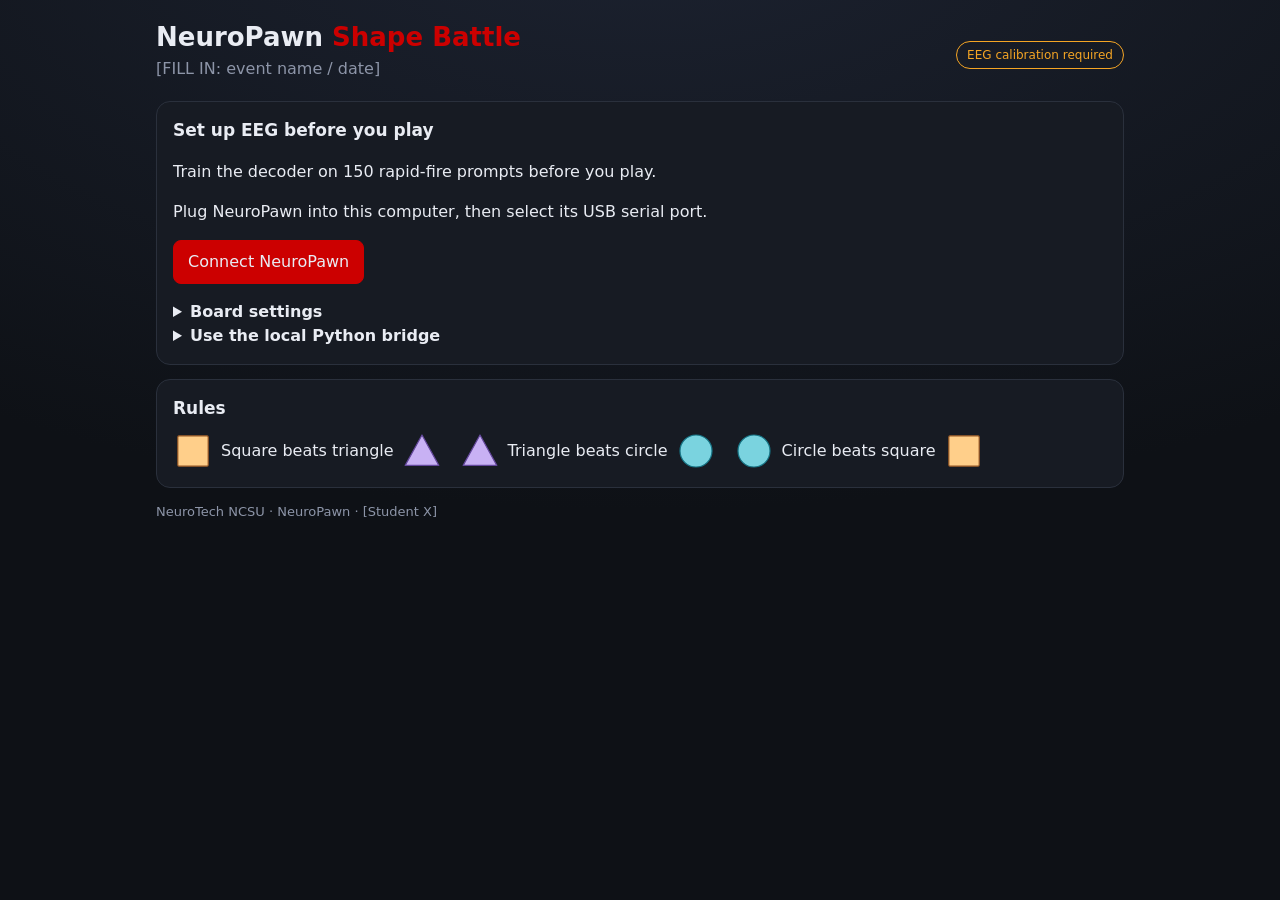
<file: index.html>
<!doctype html>
<html lang="en">
<head>
  <meta charset="utf-8">
  <meta name="viewport" content="width=device-width, initial-scale=1">
  <title>NeuroPawn Shape Battle</title>
  <style>
:root { --bg:#0e1116; --card:#171b23; --line:#2a303c; --text:#e9ecf3; --muted:#8d95a8; --accent:#cc0000; --good:#3ecf8e; --warn:#f5a524; }
* { box-sizing: border-box; }
body { margin: 0; min-height: 100vh; color: var(--text); font: 16px/1.5 system-ui, -apple-system, Segoe UI, Roboto, sans-serif;
  background: radial-gradient(1200px 600px at 50% -10%, #1c2230, var(--bg)); }
.wrap { max-width: 1000px; margin: 0 auto; padding: 0 16px; }
.head { display: flex; justify-content: space-between; align-items: center; gap: 12px; flex-wrap: wrap; padding-top: 18px; padding-bottom: 6px; }
h1 { margin: 0; font-size: 26px; } h1 span { color: var(--accent); } h2 { margin: 0 0 10px; font-size: 17px; } h3 { margin: 0; }
.muted { color: var(--muted); } .tiny { font-size: 12px; } .err { color: #ff6b6b; } .hidden { display: none !important; }
.pill { padding: 4px 10px; border-radius: 999px; font-size: 12px; border: 1px solid var(--line); }
.pill.live { color: var(--good); border-color: var(--good); } .pill.demo { color: var(--warn); border-color: var(--warn); }
.card { background: var(--card); border: 1px solid var(--line); border-radius: 14px; padding: 16px; margin: 14px 0; }
a { color: var(--good); }
summary { cursor: pointer; font-weight: 600; }
.row { display: flex; flex-wrap: wrap; gap: 8px; align-items: center; margin: 10px 0 0; } .row.c { justify-content: center; }
input, select { background: #0f1218; color: var(--text); border: 1px solid var(--line); border-radius: 8px; padding: 9px 10px; font: inherit; }
input[type=text], input:not([type]) { flex: 1; min-width: 140px; }
.check { display: flex; gap: 8px; align-items: center; font-size: 14px; color: var(--muted); }
button { background: #222733; color: var(--text); border: 1px solid var(--line); border-radius: 8px; padding: 9px 14px; font: inherit; cursor: pointer; }
button:hover:not(:disabled) { border-color: var(--muted); }
button:disabled { opacity: .4; cursor: not-allowed; }
button.primary { background: var(--accent); border-color: var(--accent); }
button.huge { font-size: 22px; padding: 14px 40px; }
.top { display: flex; justify-content: space-between; align-items: center; flex-wrap: wrap; gap: 8px; margin-top: 18px; }
.code { font: 700 18px ui-monospace, monospace; letter-spacing: 2px; color: var(--accent); }
.score { color: var(--muted); } .score b { color: var(--text); }
.banner { text-align: center; font-size: 20px; margin: 10px 0; min-height: 30px; }
.banner.result { font-size: 26px; font-weight: 700; color: var(--good); }
.stage { display: grid; grid-template-columns: 1fr auto 1fr; gap: 12px; align-items: stretch; }
.stage.calibrating { grid-template-columns: 1fr; }
.stage.calibrating .vs, .stage.calibrating #slot2 { display: none; }
.vs { align-self: center; font-weight: 800; color: var(--muted); letter-spacing: 2px; }
.slot { margin: 0; min-height: 400px; display: flex; flex-direction: column; transition: box-shadow .3s, border-color .3s; }
.slot.active { border-color: var(--accent); box-shadow: 0 0 0 1px var(--accent); }
.slot.winner { border-color: var(--good); box-shadow: 0 0 0 2px var(--good), 0 0 32px #3ecf8e55; }
.slotHead { display: flex; justify-content: space-between; align-items: center; gap: 8px; }
.tag { font-size: 12px; padding: 2px 8px; border-radius: 999px; border: 1px solid var(--line); color: var(--muted); }
.slot.active .tag { color: #fff; background: var(--accent); border-color: var(--accent); }
.slot.winner .tag { color: #06210f; background: var(--good); border-color: var(--good); }
.slotBody { flex: 1; display: flex; flex-direction: column; align-items: center; justify-content: center; gap: 10px; text-align: center; padding: 8px 0; }
.back { width: 150px; height: 190px; border-radius: 14px; border: 2px dashed var(--line); color: var(--muted); display: flex; flex-direction: column; align-items: center; justify-content: center; gap: 6px;
  background: repeating-linear-gradient(45deg, #141922, #141922 8px, #181e29 8px, #181e29 16px); }
.back > div { font-size: 44px; line-height: 1; } .back small { font-size: 13px; padding: 0 8px; }
.back.locked { border: 2px solid var(--good); color: var(--good); }
.face.pop { animation: pop .7s ease-out; } @keyframes pop { 0% { transform: rotateY(90deg) scale(.5); opacity: 0; } 100% { transform: none; opacity: 1; } }
.shapeLabel { font-size: 22px; font-weight: 700; }
.big { font-size: 64px; line-height: 1; font-weight: 800; } .big.go { color: var(--good); }
.progress { width: 80%; height: 8px; border-radius: 6px; background: #0b0e13; overflow: hidden; }
.progress i { display: block; width: 0; height: 100%; background: var(--accent); animation: fill linear forwards; } @keyframes fill { to { width: 100%; } }
.picker { display: flex; gap: 8px; justify-content: center; flex-wrap: wrap; }
.shapeBtn { display: flex; flex-direction: column; align-items: center; gap: 2px; padding: 8px 10px; font-size: 12px; }
.shapeBtn.sel { border-color: var(--good); box-shadow: 0 0 0 1px var(--good); }
.or { color: var(--muted); font-size: 12px; text-transform: uppercase; letter-spacing: 1px; }
.center { display: flex; gap: 10px; justify-content: center; margin: 18px 0 6px; }
.metricTable { border-collapse: collapse; width: 100%; }
.metricTable th, .metricTable td { padding: 6px; text-align: right; border-bottom: 1px solid var(--line); }
.metricTable th:first-child { text-align: left; }
.rules { display: flex; flex-wrap: wrap; gap: 18px; } .rule { display: flex; align-items: center; gap: 8px; }
.list { list-style: none; margin: 0; padding: 0; } .list li { padding: 8px 0; border-bottom: 1px solid var(--line); font-size: 14px; } .list li:last-child { border: 0; }
.list button { padding: 2px 8px; font-size: 12px; margin-left: 6px; }
footer { padding: 18px 16px 40px; font-size: 13px; }
@media (max-width: 760px) { .stage { grid-template-columns: 1fr; } .vs { justify-self: center; } .slot { min-height: 320px; } }
</style>
</head>
<body>
  <header>
    <div class="wrap head">
      <div>
        <h1>NeuroPawn <span>Shape Battle</span></h1>
        <div class="muted" id="eventName"></div>
      </div>
      <div class="row">
        <span id="modePill" class="pill demo">EEG calibration required</span>
        <button id="btnDisconnect" class="hidden">Disconnect</button>
      </div>
    </div>
  </header>

  <main class="wrap">
    <section class="card" id="bridgeSetup" aria-labelledby="bridgeSetupTitle">
      <h2 id="bridgeSetupTitle">Set up EEG before you play</h2>
      <p>Train the decoder on 150 rapid-fire prompts before you play.</p>
      <p>Plug NeuroPawn into this computer, then select its USB serial port.</p>
      <button id="btnConnect" class="primary" disabled>Connect NeuroPawn</button>
      <p id="bridgeMessage" class="muted" role="status"></p>
      <details>
        <summary>Board settings</summary>
        <div class="row">
          <label>Inputs <input id="boardInputs" value="1,2,6" size="9"></label>
          <label>Gain
            <select id="boardGain">
              <option>1</option><option>2</option><option>3</option>
              <option selected>4</option><option>6</option><option>8</option><option>12</option>
            </select>
          </label>
        </div>
      </details>
      <details id="bridgeFallback">
        <summary>Use the local Python bridge</summary>
        <p id="bridgeDownload"><a href="neuropawn-local.zip" download>Download the local EEG bridge</a> and follow its README.</p>
        <p id="bridgeCommand" class="hidden"><code>python -m imagery web --port YOUR_SERIAL_PORT</code></p>
        <p>After the bridge prints the local game address, open it in this browser.
          <a id="openLocalCalibration" href="http://127.0.0.1:8765/">Open local calibration</a>
        </p>
      </details>
    </section>

    <details class="card hidden" id="setup" open>
      <summary>Decoder setup</summary>
      <p id="calibrationIntro"></p>
      <div class="row">
        <input id="newP1" aria-label="Player name" placeholder="Player name" maxlength="24">
        <button id="btnNew" class="primary">Start calibration</button>
        <button id="btnResume" class="hidden">Resume previous session</button>
      </div>
      <details id="datasetSetup" class="hidden">
        <summary>Use a saved dataset</summary>
        <div class="row">
          <label>Dataset JSON <input id="datasetFile" type="file" accept=".json,application/json"></label>
          <button id="btnImportDataset" disabled>Train from dataset</button>
        </div>
      </details>
      <p id="setupError" class="err" role="alert"></p>
    </details>

    <section id="arena" class="hidden">
      <div class="top"><span id="codeShow" class="code"></span><div id="scoreboard" class="score"></div></div>
      <p id="turnBanner" class="banner"></p>
      <div class="stage" id="stage">
        <div class="slot card" id="slot1"></div>
        <div class="vs">VS</div>
        <div class="slot card" id="slot2"></div>
      </div>
      <div class="center">
        <button id="btnPauseTraining" class="hidden" disabled>Pause after this trial</button>
        <button id="btnBattle" class="primary huge hidden" disabled>⚔ Battle</button>
        <button id="btnRematch" class="hidden">Rematch</button>
      </div>
    </section>

    <section class="card"><h2>Rules</h2><div id="rules" class="rules"></div></section>
    <section id="sessionMetrics" class="card hidden" aria-labelledby="sessionMetricsTitle">
      <h2 id="sessionMetricsTitle">EEG prediction metrics</h2>
      <div id="sessionMetricsBody"></div>
    </section>
    <section id="sessionFile" class="card hidden">
      <h2>Session data</h2>
      <p>EEG and feedback are saved in this browser. Download a JSON copy to keep or share.</p>
      <button id="btnDownloadSession">Download session data</button>
      <span id="sessionFileError" class="err" role="alert"></span>
    </section>
  </main>

  <footer class="wrap muted">NeuroTech NCSU · NeuroPawn · [Student X]</footer>

  <script src="config.js"></script>
  <script src="shapes.js"></script>
  <script src="battle.js"></script>
  <script src="input.js"></script>
  <script src="browser-serial.js"></script>
  <script src="browser-decoder.js"></script>
  <script src="browser-confidence.js"></script>
  <script src="browser-store.js"></script>
  <script src="browser-game.js"></script>
  <script src="session-game.js"></script>
  <script src="app.js"></script>
</body>
</html>
</file>
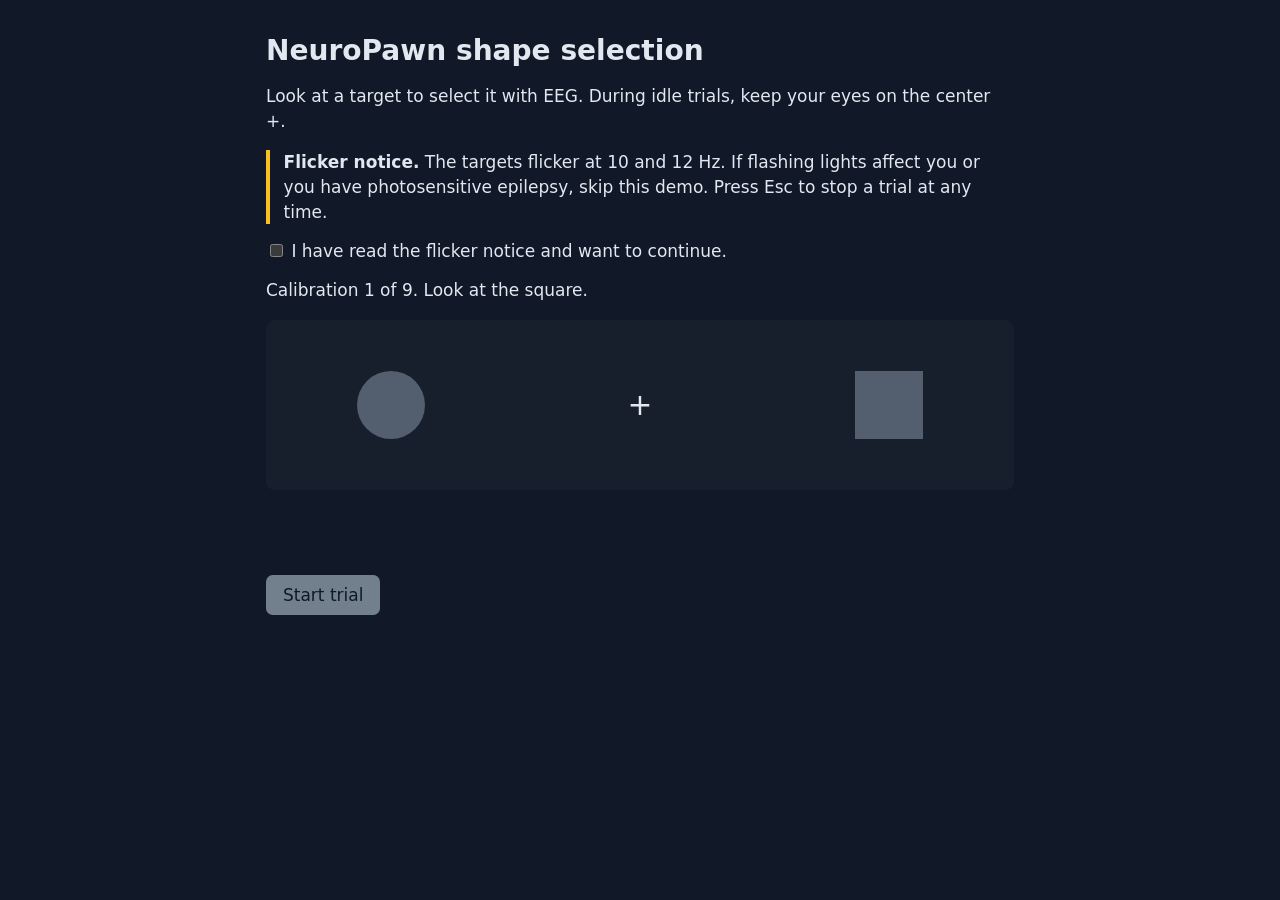
<file: imagery/selection.html>
<!doctype html>
<html lang="en">
<head>
<meta charset="utf-8">
<meta name="viewport" content="width=device-width, initial-scale=1">
<title>NeuroPawn shape selection</title>
<style>
  :root { color-scheme: dark; font: 17px system-ui, sans-serif; background: #111827; color: #e2e8f0; }
  body { max-width: 44rem; margin: 2rem auto; padding: 0 1rem; }
  h1 { font-size: 1.65rem; margin-bottom: .3rem; }
  p { line-height: 1.45; }
  a { color: #9ed9f5; }
  label { display: block; margin: 1rem 0; }
  button { font: inherit; color: #101826; background: #d3e7f2; padding: .6rem 1rem; border: 0; border-radius: .4rem; }
  button:disabled { opacity: .5; }
  :focus-visible { outline: 3px solid #fbbf24; outline-offset: 4px; }
  #targets { display: grid; grid-template-columns: 1fr 1fr 1fr; place-items: center;
             min-height: 10rem; background: #171f2c; border-radius: .5rem; }
  .target { width: min(4rem, 16vw); aspect-ratio: 1; background: #94a3b8; opacity: .48; }
  .circle { border-radius: 50%; }
  #fixation { font-size: 1.75rem; }
  #message { min-height: 3rem; }
  #drawing { width: 6rem; aspect-ratio: 1; background: #9ed9f5; margin: 1rem 0; }
  .notice { border-left: .25rem solid #fbbf24; padding-left: .8rem; }
</style>
</head>
<body>
<main>
  <h1>NeuroPawn shape selection</h1>
  <p>Look at a target to select it with EEG. During idle trials, keep your eyes on the center +.</p>
  <p class="notice" id="flicker-notice"><strong>Flicker notice.</strong> The targets flicker at 10 and 12 Hz. If flashing lights affect you or you have photosensitive epilepsy, skip this demo. Press Esc to stop a trial at any time.</p>
  <label><input id="consent" type="checkbox" aria-describedby="flicker-notice"> I have read the flicker notice and want to continue.</label>
  <p id="prompt" aria-live="polite"></p>
  <div id="targets" aria-label="Circle on the left, fixation cross in the center, square on the right">
    <span id="circle" class="target circle" aria-hidden="true"></span>
    <span id="fixation" aria-hidden="true">+</span>
    <span id="square" class="target" aria-hidden="true"></span>
  </div>
  <p id="message" role="status"></p>
  <button id="start" type="button" disabled>Start trial</button>
  <button id="stop" type="button" hidden>Stop flicker</button>
  <p id="report" hidden></p>
  <div id="drawing" role="img" hidden></div>
</main>
<script>
"use strict";

const consent = document.querySelector("#consent");
const prompt = document.querySelector("#prompt");
const message = document.querySelector("#message");
const start = document.querySelector("#start");
const stop = document.querySelector("#stop");
const report = document.querySelector("#report");
const drawing = document.querySelector("#drawing");
const targets = [document.querySelector("#circle"), document.querySelector("#square")];
const names = ["circle", "square"];
const frequencies = [10, 12];
const calibration = [];
const validation = [];
let phase = "calibration";
let gate = null;
let busy = false;
let active = null;
let canDraw = false;

function randomizedTrials(perShape, idle) {
  const labels = [
    ...Array(perShape).fill(0), ...Array(perShape).fill(1), ...Array(idle).fill(-1),
  ];
  for (let i = labels.length - 1; i > 0; i--) {
    const j = Math.floor(Math.random() * (i + 1));
    [labels[i], labels[j]] = [labels[j], labels[i]];
  }
  return labels;
}

let labels = randomizedTrials(3, 3);

function updateControls() {
  start.disabled = !consent.checked || busy || active !== null || phase === "finished";
  stop.hidden = active === null;
  start.textContent = {
    calibration: "Start trial",
    validation: "Start trial",
    calibrate: "Retry calibration",
    save: "Retry saving results",
    free: "Start free selection",
    finished: "Pilot complete",
  }[phase];
  if (phase === "calibration" || phase === "validation") {
    const count = phase === "calibration" ? calibration.length : validation.length;
    const cue = labels[count] === -1 ? "Keep looking at the center +." : `Look at the ${names[labels[count]]}.`;
    const stage = phase === "calibration" ? "Calibration" : "Validation";
    prompt.textContent = `${stage} ${count + 1} of ${labels.length}. ${cue}`;
  } else if (phase === "free") {
    prompt.textContent = "Look at either shape to draw it, or at the + to leave the drawing as it is.";
  } else {
    prompt.textContent = phase === "calibrate" ? "Fitting the selection gate." : "Validation complete.";
  }
}

async function post(path, body) {
  const response = await fetch(path, {
    method: "POST",
    headers: {"Content-Type": "application/json"},
    body: JSON.stringify(body),
  });
  const result = await response.json();
  if (!response.ok) throw new Error(result.error || `Server returned HTTP ${response.status}.`);
  return result;
}

function stopTrial(trial) {
  cancelAnimationFrame(trial.animation);
  targets.forEach((target) => { target.style.opacity = ""; });
  active = null;
}

function retryTrial(reason) {
  if (active === null) return;
  busy = active.pending;
  stopTrial(active);
  message.textContent = `${reason} Start the same trial again when ready.`;
  updateControls();
}

function steadyRefresh(intervals) {
  const sorted = [...intervals].sort((a, b) => a - b);
  const median = sorted[Math.floor(sorted.length / 2)];
  const hz = 1000 / median;
  if (intervals.length < 25 || !((hz >= 55 && hz <= 65) || (hz >= 110 && hz <= 130))) return null;
  if (intervals.some((interval) => interval < .6 * median || interval > 1.8 * median)) return null;
  return median;
}

async function requestScore(trial) {
  trial.pending = true;
  try {
    const response = await post("/score", {gate});
    if (!Array.isArray(response.scores) || response.scores.length !== 2 ||
        !response.scores.every(Number.isFinite) || ![0, 1].includes(response.forced) ||
        ![0, 1, null].includes(response.selection)) {
      throw new Error("The server returned an invalid score.");
    }
    trial.response = response;
  } catch (error) {
    if (active === trial) retryTrial(error.message);
  } finally {
    trial.pending = false;
    if (active !== trial) {
      busy = false;
      updateControls();
    }
  }
}

function renderFrame(trial, timestamp) {
  if (active !== trial) return;
  if (document.hidden || !document.hasFocus()) {
    retryTrial("The page lost focus.");
    return;
  }
  if (trial.firstFrame === null) trial.firstFrame = timestamp;
  const elapsed = timestamp - trial.firstFrame;
  if (trial.lastFrame !== null) {
    const interval = timestamp - trial.lastFrame;
    if (trial.frameMs === null) {
      trial.intervals.push(interval);
    } else if (interval > 1.8 * trial.frameMs) {
      retryTrial("The display dropped a frame.");
      return;
    } else if (interval < .6 * trial.frameMs) {
      retryTrial("The display refresh rate changed.");
      return;
    }
  }
  trial.lastFrame = timestamp;
  if (elapsed > 8000) {
    retryTrial("The headset score timed out.");
    return;
  }
  if (trial.response && elapsed >= 4500) {
    stopTrial(trial);
    void finishTrial(trial.response);
    return;
  }
  targets.forEach((target, index) => {
    const angle = 2 * Math.PI * frequencies[index] * elapsed / 1000;
    target.style.opacity = String(.48 + .15 * Math.sin(angle));
  });
  if (trial.frameMs === null && elapsed >= 500) {
    trial.frameMs = steadyRefresh(trial.intervals);
    if (trial.frameMs === null) {
      retryTrial("A steady 60 or 120 Hz display was not detected.");
      return;
    }
    void requestScore(trial);
  }
  trial.animation = requestAnimationFrame((next) => renderFrame(trial, next));
}

function beginTrial() {
  message.textContent = "Trial in progress. Press Esc to stop.";
  const trial = {
    pending: false,
    firstFrame: null, lastFrame: null, frameMs: null, response: null,
    intervals: [],
  };
  active = trial;
  updateControls();
  trial.animation = requestAnimationFrame((timestamp) => renderFrame(trial, timestamp));
}

async function calibrate() {
  busy = true;
  message.textContent = "Calibrating from the nine recorded trials…";
  updateControls();
  try {
    const result = await post("/calibrate", {
      scores: calibration.map((trial) => trial.scores),
      labels: calibration.map((trial) => trial.label),
    });
    if (!result.gate || !Number.isFinite(result.gate.threshold) || !Number.isFinite(result.gate.margin)) {
      throw new Error("The server returned an invalid selection gate.");
    }
    gate = {threshold: result.gate.threshold, margin: result.gate.margin};
    labels = randomizedTrials(6, 4);
    phase = "validation";
    message.textContent = "Calibration saved in this session. The selection gate is fixed for validation.";
  } catch (error) {
    calibration.length = 0;
    labels = randomizedTrials(3, 3);
    phase = "calibration";
    message.textContent = `${error.message} Check the setup before starting a new calibration.`;
  } finally {
    busy = false;
    updateControls();
  }
}

async function saveResult() {
  busy = true;
  message.textContent = "Saving validation results…";
  updateControls();
  try {
    const result = await post("/result", {gate, calibration, validation});
    if (typeof result.saved !== "string" || !result.saved) {
      throw new Error("The server did not confirm the save.");
    }
    phase = canDraw ? "free" : "finished";
    message.textContent = `Saved to ${result.saved}. ` +
      (canDraw ? "Free selection unlocked." : "Free selection requires at least 10 of 12 correct and zero idle selections.");
  } catch (error) {
    message.textContent = `${error.message} The report has not been saved.`;
  } finally {
    busy = false;
    updateControls();
  }
}

async function finishTrial(score) {
  if (phase === "free") {
    if (score.selection === null) {
      message.textContent = "No shape selected.";
    } else {
      const name = names[score.selection];
      drawing.className = name;
      drawing.setAttribute("aria-label", `Drawn ${name}`);
      drawing.hidden = false;
      message.textContent = `Drew a ${name}.`;
    }
    updateControls();
    return;
  }

  const trials = phase === "calibration" ? calibration : validation;
  trials.push({label: labels[trials.length], scores: score.scores, forced: score.forced, selection: score.selection});
  if (trials.length < labels.length) {
    message.textContent = "Trial recorded.";
    updateControls();
  } else if (phase === "calibration") {
    phase = "calibrate";
    await calibrate();
  } else {
    const shapeTrials = validation.filter((trial) => trial.label !== -1);
    const correct = shapeTrials.filter((trial) => trial.selection === trial.label).length;
    const abstentions = shapeTrials.filter((trial) => trial.selection === null).length;
    const falseAccepts = validation.filter((trial) => trial.label === -1 && trial.selection !== null).length;
    canDraw = correct >= 10 && falseAccepts === 0;
    report.textContent = `Validation: ${correct}/12 shape trials correct, counting ${abstentions} abstentions as misses. Idle false selections: ${falseAccepts}/4.`;
    report.hidden = false;
    phase = "save";
    await saveResult();
  }
}

consent.addEventListener("change", () => {
  if (!consent.checked) retryTrial("Flicker stopped.");
  updateControls();
});
start.addEventListener("click", () => {
  if (start.disabled) return;
  if (phase === "calibrate") void calibrate();
  else if (phase === "save") void saveResult();
  else beginTrial();
});
stop.addEventListener("click", () => retryTrial("Flicker stopped."));
window.addEventListener("keydown", (event) => {
  if (event.key === "Escape") retryTrial("Flicker stopped.");
});
window.addEventListener("blur", () => retryTrial("The page lost focus."));
document.addEventListener("visibilitychange", () => {
  if (document.hidden) retryTrial("The page was hidden.");
});
updateControls();
</script>
</body>
</html>
</file>
